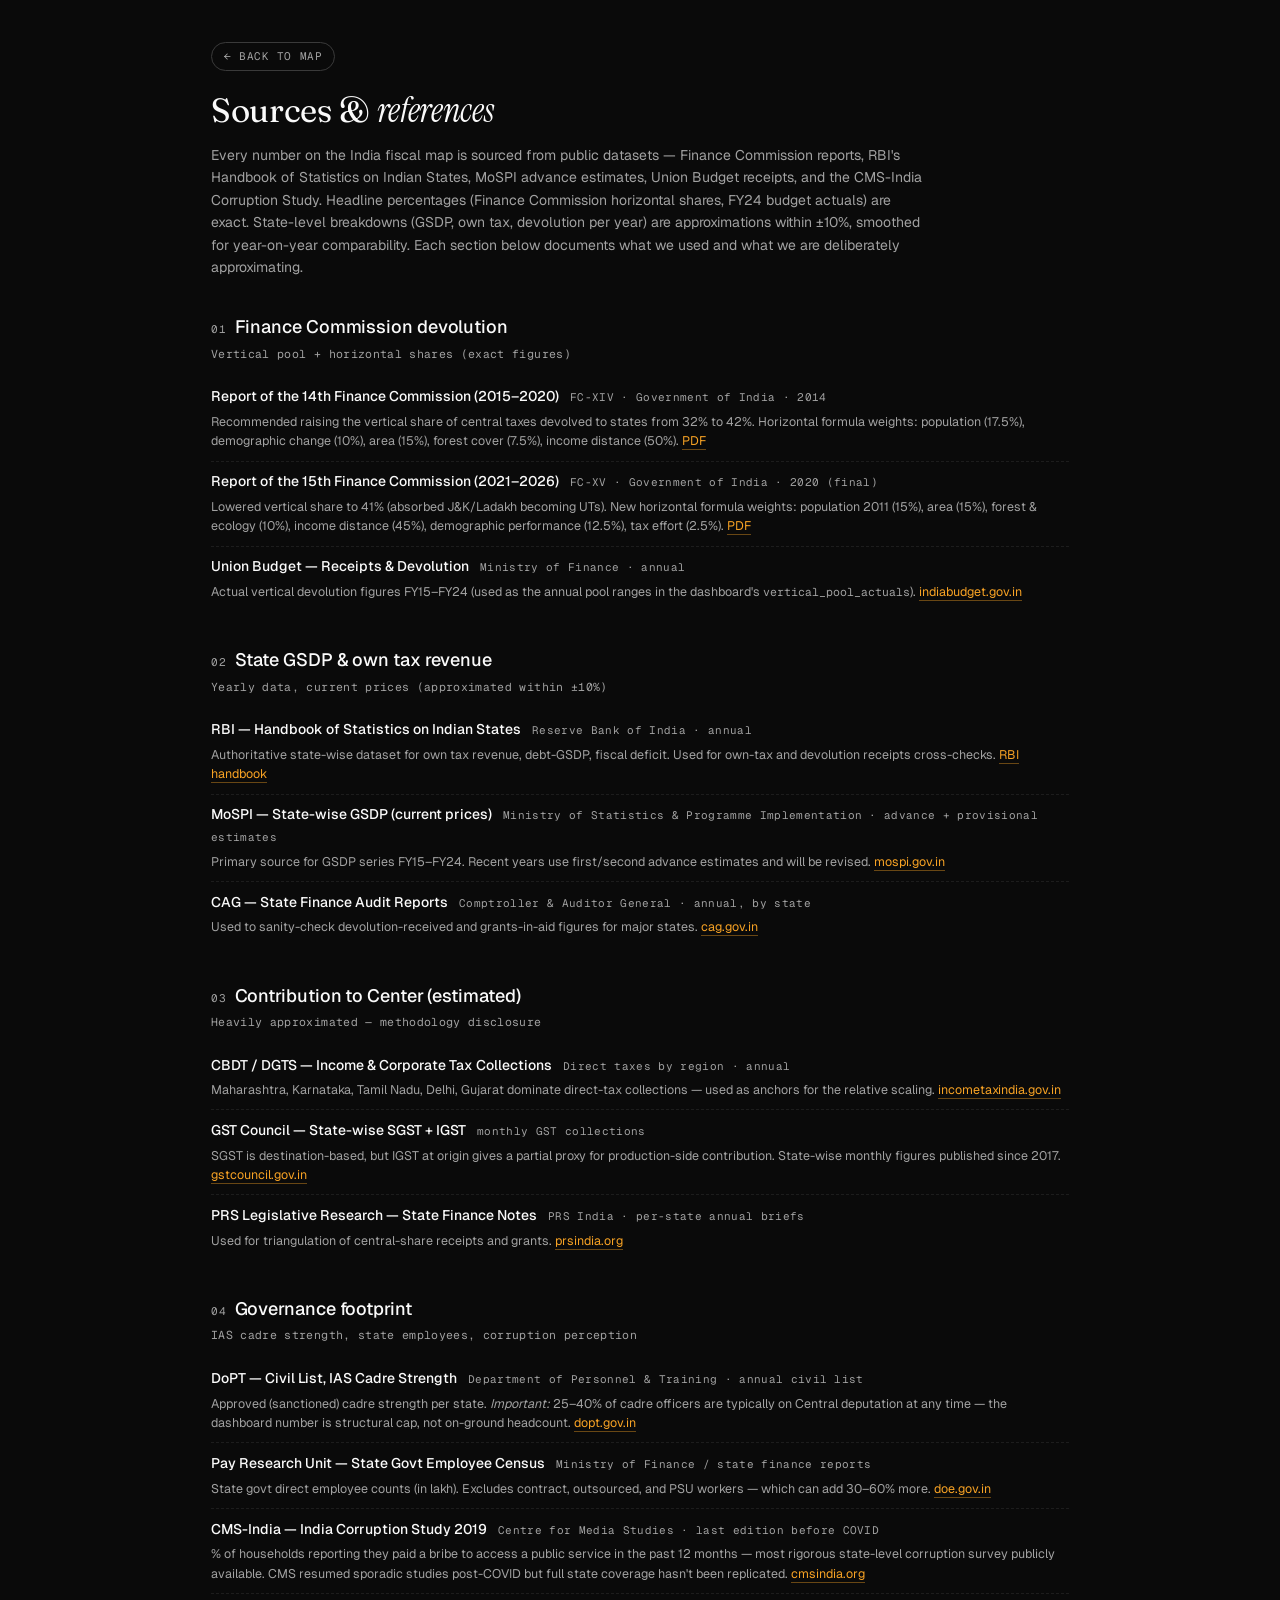
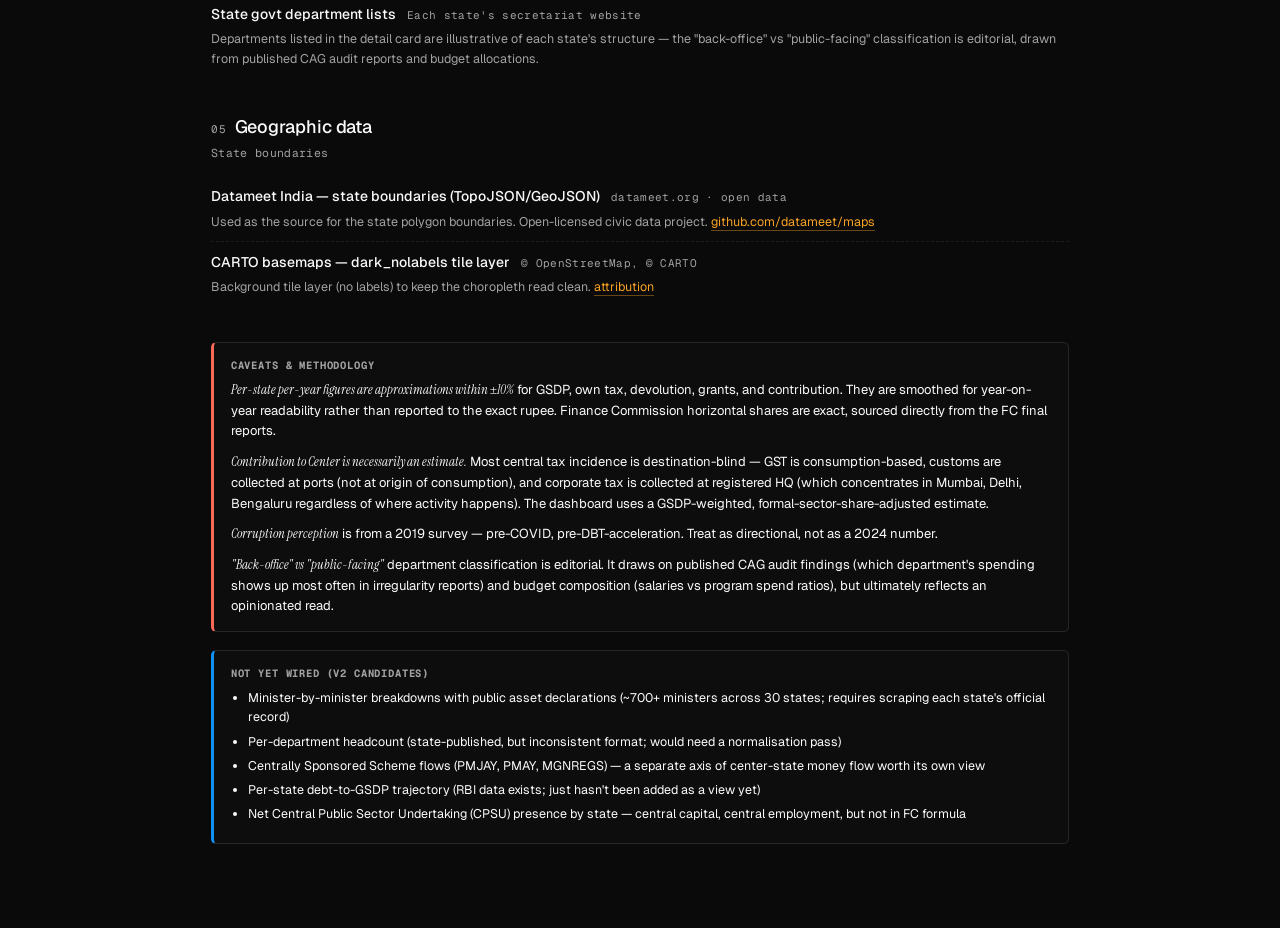
<file: map/references.html>
<!DOCTYPE html>
<html lang="en">
<head>
  <meta charset="UTF-8" />
  <meta name="viewport" content="width=device-width, initial-scale=1.0" />
  <title>India Fiscal — Sources & References</title>
  <link rel="stylesheet" href="styles.css" />
  <style>
    .refs-wrap { max-width: 900px; margin: 0 auto; padding: 3rem 1.5rem 6rem; }
    .refs-wrap h1 { font-family: var(--font-display); font-weight: 400; font-size: clamp(1.8rem, 3vw, 2.4rem); line-height: 1.1; margin: 0 0 0.5rem; letter-spacing: -0.01em; }
    .refs-wrap h1 em { font-family: var(--font-italic); font-style: italic; }
    .refs-wrap > .lede { font-size: 14px; color: var(--muted-foreground); line-height: 1.6; margin-bottom: 2.5rem; max-width: 720px; }
    .refs-back { font-family: var(--font-mono); font-size: 11px; letter-spacing: 0.05em; text-transform: uppercase; color: var(--muted-foreground); display: inline-block; margin-bottom: 1.5rem; border: 1px solid var(--border-strong); padding: 5px 12px; border-radius: 999px; }
    .refs-back:hover { color: var(--foreground); border-color: var(--foreground); }
    .refs-section { margin-top: 2.5rem; }
    .refs-section h2 { font-family: var(--font-sans); font-weight: 500; font-size: 18px; letter-spacing: -0.005em; margin: 0 0 0.25rem; color: var(--foreground); }
    .refs-section h2 .num { font-family: var(--font-mono); font-size: 11px; color: var(--muted-foreground); font-weight: 400; letter-spacing: 0.05em; margin-right: 0.6rem; }
    .refs-section .sec-sub { font-family: var(--font-mono); font-size: 11.5px; letter-spacing: 0.03em; color: var(--muted-foreground); margin: 0 0 1rem; }
    .refs-list { list-style: none; padding: 0; margin: 0; }
    .refs-list li { padding: 0.7rem 0; border-bottom: 1px dashed oklch(0.985 0 0 / 0.08); }
    .refs-list li:last-child { border-bottom: 0; }
    .refs-list .src-name { font-family: var(--font-sans); font-weight: 500; color: var(--foreground); font-size: 14px; }
    .refs-list .src-meta { font-family: var(--font-mono); font-size: 11px; color: var(--muted-foreground); letter-spacing: 0.03em; margin-left: 0.5rem; }
    .refs-list .src-note { font-size: 12.5px; color: var(--muted-foreground); line-height: 1.55; margin-top: 4px; }
    .refs-list a { color: oklch(0.78 0.16 70); border-bottom-color: oklch(0.78 0.16 70 / 0.4); }
    .refs-list a:hover { border-bottom-color: oklch(0.78 0.16 70); }
    .refs-caveats { background: oklch(0.16 0 0); border: 1px solid var(--border); border-left: 3px solid oklch(0.7 0.18 30); border-radius: var(--radius-sm); padding: 1rem 1.2rem; margin-top: 2.5rem; }
    .refs-caveats h3 { font-family: var(--font-mono); font-size: 10.5px; letter-spacing: 0.08em; text-transform: uppercase; color: var(--muted-foreground); margin: 0 0 0.5rem; }
    .refs-caveats p { font-size: 13px; line-height: 1.6; color: var(--foreground); margin: 0 0 0.7rem; }
    .refs-caveats p:last-child { margin-bottom: 0; }
    .refs-caveats em { font-family: var(--font-italic); font-style: italic; }
    .refs-deferred { background: oklch(0.16 0 0); border: 1px solid var(--border); border-left: 3px solid oklch(0.65 0.18 250); border-radius: var(--radius-sm); padding: 1rem 1.2rem; margin-top: 1.25rem; }
    .refs-deferred h3 { font-family: var(--font-mono); font-size: 10.5px; letter-spacing: 0.08em; text-transform: uppercase; color: var(--muted-foreground); margin: 0 0 0.5rem; }
    .refs-deferred ul { padding-left: 1.25rem; margin: 0; }
    .refs-deferred li { font-size: 12.5px; line-height: 1.55; color: var(--foreground); margin-bottom: 0.35rem; }
  </style>
</head>
<body>

<div class="refs-wrap">
  <a class="refs-back" href="index.html#india-section">← Back to map</a>

  <h1>Sources &amp; <em>references</em></h1>
  <p class="lede">
    Every number on the India fiscal map is sourced from public datasets — Finance Commission reports, RBI's Handbook of Statistics on Indian States, MoSPI advance estimates, Union Budget receipts, and the CMS-India Corruption Study. Headline percentages (Finance Commission horizontal shares, FY24 budget actuals) are exact. State-level breakdowns (GSDP, own tax, devolution per year) are approximations within ±10%, smoothed for year-on-year comparability. Each section below documents what we used and what we are deliberately approximating.
  </p>

  <section class="refs-section">
    <h2><span class="num">01</span>Finance Commission devolution</h2>
    <div class="sec-sub">Vertical pool + horizontal shares (exact figures)</div>
    <ul class="refs-list">
      <li>
        <span class="src-name">Report of the 14th Finance Commission (2015–2020)</span>
        <span class="src-meta">FC-XIV · Government of India · 2014</span>
        <div class="src-note">Recommended raising the vertical share of central taxes devolved to states from 32% to 42%. Horizontal formula weights: population (17.5%), demographic change (10%), area (15%), forest cover (7.5%), income distance (50%). <a href="https://fincomindia.nic.in/asset/doc/commission-reports/14thFCRENG.pdf" target="_blank" rel="noopener">PDF</a></div>
      </li>
      <li>
        <span class="src-name">Report of the 15th Finance Commission (2021–2026)</span>
        <span class="src-meta">FC-XV · Government of India · 2020 (final)</span>
        <div class="src-note">Lowered vertical share to 41% (absorbed J&amp;K/Ladakh becoming UTs). New horizontal formula weights: population 2011 (15%), area (15%), forest &amp; ecology (10%), income distance (45%), demographic performance (12.5%), tax effort (2.5%). <a href="https://fincomindia.nic.in/asset/doc/commission-reports/XVFC-VOL-I.pdf" target="_blank" rel="noopener">PDF</a></div>
      </li>
      <li>
        <span class="src-name">Union Budget — Receipts &amp; Devolution</span>
        <span class="src-meta">Ministry of Finance · annual</span>
        <div class="src-note">Actual vertical devolution figures FY15–FY24 (used as the annual pool ranges in the dashboard's <code>vertical_pool_actuals</code>). <a href="https://www.indiabudget.gov.in/" target="_blank" rel="noopener">indiabudget.gov.in</a></div>
      </li>
    </ul>
  </section>

  <section class="refs-section">
    <h2><span class="num">02</span>State GSDP &amp; own tax revenue</h2>
    <div class="sec-sub">Yearly data, current prices (approximated within ±10%)</div>
    <ul class="refs-list">
      <li>
        <span class="src-name">RBI — Handbook of Statistics on Indian States</span>
        <span class="src-meta">Reserve Bank of India · annual</span>
        <div class="src-note">Authoritative state-wise dataset for own tax revenue, debt-GSDP, fiscal deficit. Used for own-tax and devolution receipts cross-checks. <a href="https://www.rbi.org.in/Scripts/AnnualPublications.aspx?head=Handbook+of+Statistics+on+Indian+States" target="_blank" rel="noopener">RBI handbook</a></div>
      </li>
      <li>
        <span class="src-name">MoSPI — State-wise GSDP (current prices)</span>
        <span class="src-meta">Ministry of Statistics &amp; Programme Implementation · advance + provisional estimates</span>
        <div class="src-note">Primary source for GSDP series FY15–FY24. Recent years use first/second advance estimates and will be revised. <a href="https://mospi.gov.in/state-domestic-product" target="_blank" rel="noopener">mospi.gov.in</a></div>
      </li>
      <li>
        <span class="src-name">CAG — State Finance Audit Reports</span>
        <span class="src-meta">Comptroller &amp; Auditor General · annual, by state</span>
        <div class="src-note">Used to sanity-check devolution-received and grants-in-aid figures for major states. <a href="https://cag.gov.in/en/audit-report" target="_blank" rel="noopener">cag.gov.in</a></div>
      </li>
    </ul>
  </section>

  <section class="refs-section">
    <h2><span class="num">03</span>Contribution to Center (estimated)</h2>
    <div class="sec-sub">Heavily approximated — methodology disclosure</div>
    <ul class="refs-list">
      <li>
        <span class="src-name">CBDT / DGTS — Income &amp; Corporate Tax Collections</span>
        <span class="src-meta">Direct taxes by region · annual</span>
        <div class="src-note">Maharashtra, Karnataka, Tamil Nadu, Delhi, Gujarat dominate direct-tax collections — used as anchors for the relative scaling. <a href="https://incometaxindia.gov.in/Pages/Direct-Taxes-Data.aspx" target="_blank" rel="noopener">incometaxindia.gov.in</a></div>
      </li>
      <li>
        <span class="src-name">GST Council — State-wise SGST + IGST</span>
        <span class="src-meta">monthly GST collections</span>
        <div class="src-note">SGST is destination-based, but IGST at origin gives a partial proxy for production-side contribution. State-wise monthly figures published since 2017. <a href="https://gstcouncil.gov.in/" target="_blank" rel="noopener">gstcouncil.gov.in</a></div>
      </li>
      <li>
        <span class="src-name">PRS Legislative Research — State Finance Notes</span>
        <span class="src-meta">PRS India · per-state annual briefs</span>
        <div class="src-note">Used for triangulation of central-share receipts and grants. <a href="https://prsindia.org/policy/budgets" target="_blank" rel="noopener">prsindia.org</a></div>
      </li>
    </ul>
  </section>

  <section class="refs-section">
    <h2><span class="num">04</span>Governance footprint</h2>
    <div class="sec-sub">IAS cadre strength, state employees, corruption perception</div>
    <ul class="refs-list">
      <li>
        <span class="src-name">DoPT — Civil List, IAS Cadre Strength</span>
        <span class="src-meta">Department of Personnel &amp; Training · annual civil list</span>
        <div class="src-note">Approved (sanctioned) cadre strength per state. <em>Important:</em> 25–40% of cadre officers are typically on Central deputation at any time — the dashboard number is structural cap, not on-ground headcount. <a href="https://dopt.gov.in/" target="_blank" rel="noopener">dopt.gov.in</a></div>
      </li>
      <li>
        <span class="src-name">Pay Research Unit — State Govt Employee Census</span>
        <span class="src-meta">Ministry of Finance / state finance reports</span>
        <div class="src-note">State govt direct employee counts (in lakh). Excludes contract, outsourced, and PSU workers — which can add 30–60% more. <a href="https://doe.gov.in/order-circular" target="_blank" rel="noopener">doe.gov.in</a></div>
      </li>
      <li>
        <span class="src-name">CMS-India — India Corruption Study 2019</span>
        <span class="src-meta">Centre for Media Studies · last edition before COVID</span>
        <div class="src-note">% of households reporting they paid a bribe to access a public service in the past 12 months — most rigorous state-level corruption survey publicly available. CMS resumed sporadic studies post-COVID but full state coverage hasn't been replicated. <a href="https://www.cmsindia.org/india-corruption-study" target="_blank" rel="noopener">cmsindia.org</a></div>
      </li>
      <li>
        <span class="src-name">State govt department lists</span>
        <span class="src-meta">Each state's secretariat website</span>
        <div class="src-note">Departments listed in the detail card are illustrative of each state's structure — the "back-office" vs "public-facing" classification is editorial, drawn from published CAG audit reports and budget allocations.</div>
      </li>
    </ul>
  </section>

  <section class="refs-section">
    <h2><span class="num">05</span>Geographic data</h2>
    <div class="sec-sub">State boundaries</div>
    <ul class="refs-list">
      <li>
        <span class="src-name">Datameet India — state boundaries (TopoJSON/GeoJSON)</span>
        <span class="src-meta">datameet.org · open data</span>
        <div class="src-note">Used as the source for the state polygon boundaries. Open-licensed civic data project. <a href="https://github.com/datameet/maps" target="_blank" rel="noopener">github.com/datameet/maps</a></div>
      </li>
      <li>
        <span class="src-name">CARTO basemaps — dark_nolabels tile layer</span>
        <span class="src-meta">© OpenStreetMap, © CARTO</span>
        <div class="src-note">Background tile layer (no labels) to keep the choropleth read clean. <a href="https://carto.com/attributions" target="_blank" rel="noopener">attribution</a></div>
      </li>
    </ul>
  </section>

  <div class="refs-caveats">
    <h3>Caveats &amp; methodology</h3>
    <p><em>Per-state per-year figures are approximations within ±10%</em> for GSDP, own tax, devolution, grants, and contribution. They are smoothed for year-on-year readability rather than reported to the exact rupee. Finance Commission horizontal shares are exact, sourced directly from the FC final reports.</p>
    <p><em>Contribution to Center is necessarily an estimate.</em> Most central tax incidence is destination-blind — GST is consumption-based, customs are collected at ports (not at origin of consumption), and corporate tax is collected at registered HQ (which concentrates in Mumbai, Delhi, Bengaluru regardless of where activity happens). The dashboard uses a GSDP-weighted, formal-sector-share-adjusted estimate.</p>
    <p><em>Corruption perception</em> is from a 2019 survey — pre-COVID, pre-DBT-acceleration. Treat as directional, not as a 2024 number.</p>
    <p><em>"Back-office" vs "public-facing"</em> department classification is editorial. It draws on published CAG audit findings (which department's spending shows up most often in irregularity reports) and budget composition (salaries vs program spend ratios), but ultimately reflects an opinionated read.</p>
  </div>

  <div class="refs-deferred">
    <h3>Not yet wired (V2 candidates)</h3>
    <ul>
      <li>Minister-by-minister breakdowns with public asset declarations (~700+ ministers across 30 states; requires scraping each state's official record)</li>
      <li>Per-department headcount (state-published, but inconsistent format; would need a normalisation pass)</li>
      <li>Centrally Sponsored Scheme flows (PMJAY, PMAY, MGNREGS) — a separate axis of center-state money flow worth its own view</li>
      <li>Per-state debt-to-GSDP trajectory (RBI data exists; just hasn't been added as a view yet)</li>
      <li>Net Central Public Sector Undertaking (CPSU) presence by state — central capital, central employment, but not in FC formula</li>
    </ul>
  </div>

</div>
</body>
</html>
</file>
<file: map/styles.css>
@import url('https://fonts.googleapis.com/css2?family=Geist:wght@300;400;500;600;700&family=Geist+Mono:wght@400;500&family=Fraunces:opsz,wght@9..144,300;9..144,400;9..144,500;9..144,600&family=Instrument+Serif:ital@0;1&display=swap');

* { box-sizing: border-box; }
[hidden] { display: none !important; }

:root {
  --background: oklch(0.145 0 0);
  --foreground: oklch(0.985 0 0);
  --muted: oklch(0.269 0 0);
  --muted-foreground: oklch(0.708 0 0);
  --border: oklch(0.269 0 0);
  --border-strong: oklch(0.35 0 0);
  --card: oklch(0.18 0 0);
  --card-foreground: oklch(0.985 0 0);
  --accent: oklch(0.488 0.243 264.376);
  --accent-foreground: oklch(0.985 0 0);
  --warm: oklch(0.769 0.188 70.08);
  --positive: oklch(0.696 0.17 162.48);
  --pop: oklch(0.645 0.246 16.439);
  --radius: 0.625rem;
  --radius-sm: 0.375rem;
  --radius-lg: 0.875rem;
  --font-sans: 'Geist', -apple-system, BlinkMacSystemFont, sans-serif;
  --font-mono: 'Geist Mono', ui-monospace, SFMono-Regular, Menlo, monospace;
  --font-display: 'Fraunces', 'Iowan Old Style', Georgia, serif;
  --font-italic: 'Instrument Serif', Georgia, serif;
  --container: 1280px;
  --pad-x: 1.5rem;
  --pad-x-md: 3rem;
}

@media (min-width: 768px) {
  :root { --pad-x: var(--pad-x-md); }
}

html, body {
  margin: 0;
  padding: 0;
  background: var(--background);
  color: var(--foreground);
  font-family: var(--font-sans);
  font-size: 14px;
  line-height: 1.55;
  -webkit-font-smoothing: antialiased;
  -moz-osx-font-smoothing: grayscale;
}

a { color: inherit; text-decoration: none; border-bottom: 1px solid oklch(0.4 0 0); transition: border-color 0.15s; }
a:hover { border-color: var(--foreground); }

code, .mono { font-family: var(--font-mono); font-size: 0.92em; }

/* ───────── Nav ───────── */
#nav {
  position: sticky; top: 0; z-index: 100;
  display: flex; align-items: center; justify-content: space-between;
  padding: 0.875rem var(--pad-x);
  background: oklch(0.145 0 0 / 0.85);
  backdrop-filter: saturate(150%) blur(14px);
  -webkit-backdrop-filter: saturate(150%) blur(14px);
  border-bottom: 1px solid var(--border);
}
.brand {
  font-family: var(--font-mono);
  font-size: 12.5px;
  font-weight: 500;
  letter-spacing: 0.02em;
  display: flex; align-items: center; gap: 10px;
}
.brand-dot {
  display: inline-block;
  width: 7px; height: 7px;
  border-radius: 50%;
  background: var(--pop);
  box-shadow: 0 0 0 4px oklch(0.645 0.246 16.439 / 0.15);
  animation: pulse 2.4s ease-in-out infinite;
}
@keyframes pulse {
  0%, 100% { opacity: 1; transform: scale(1); }
  50% { opacity: 0.6; transform: scale(1.25); }
}
.nav-links { display: flex; gap: 1.5rem; }
.nav-links a {
  font-family: var(--font-mono);
  font-size: 11.5px;
  letter-spacing: 0.04em;
  color: var(--muted-foreground);
  border: none;
}
/* Takeaway line — one per section, under the eyebrow + display title */
.takeaway {
  display: inline-block;
  margin: 0 0 1.25rem;
  padding: 7px 12px 7px 14px;
  background: oklch(0.645 0.246 16.439 / 0.08);
  border-left: 2px solid var(--pop);
  border-radius: 0 var(--radius-sm) var(--radius-sm) 0;
  font-size: 13px;
  color: var(--foreground);
  line-height: 1.5;
  max-width: 68ch;
}
.takeaway .mono {
  font-family: var(--font-mono);
  font-size: 10px;
  letter-spacing: 0.12em;
  text-transform: uppercase;
  color: var(--pop);
  margin-right: 4px;
}
.india-side-header .takeaway {
  margin-top: 0.5rem;
  margin-bottom: 0;
  font-size: 12px;
  padding: 6px 10px 6px 12px;
}

/* Section 03 view-tabs: replaces 3 stacked cards with one switchable panel */
.value-tabs {
  display: inline-flex;
  gap: 4px;
  background: var(--muted);
  padding: 4px;
  border-radius: 999px;
  margin-bottom: 1.25rem;
}
.value-tab-btn {
  font-family: var(--font-mono);
  font-size: 11px;
  letter-spacing: 0.04em;
  text-transform: uppercase;
  padding: 6px 14px;
  border: none;
  background: transparent;
  color: var(--muted-foreground);
  border-radius: 999px;
  cursor: pointer;
  transition: color 0.1s, background 0.1s;
}
.value-tab-btn:hover { color: var(--foreground); }
.value-tab-btn.active {
  background: var(--foreground);
  color: var(--background);
}

.nav-links a:hover { color: var(--foreground); }
.nav-links a.active {
  color: var(--foreground);
  position: relative;
}
.nav-links a.active::after {
  content: '';
  position: absolute;
  left: 0; right: 0; bottom: -10px;
  height: 1.5px;
  background: var(--pop);
  border-radius: 1px;
}

/* Cross-link in the world-map lender detail → corresponding country profile card */
.world-cross-link {
  display: inline-block;
  margin-top: 0.875rem;
  padding: 7px 12px;
  border: 1px solid var(--border-strong);
  border-radius: 999px;
  font-family: var(--font-mono);
  font-size: 11px;
  letter-spacing: 0.04em;
  color: var(--pop);
  transition: border-color 0.12s, color 0.12s;
}
.world-cross-link:hover { color: var(--foreground); border-color: var(--pop); }

/* ───────── Sections ───────── */
.section {
  padding: 6rem var(--pad-x) 4rem;
  max-width: var(--container);
  margin: 0 auto;
  position: relative;
}
.section + .section { border-top: 1px solid var(--border); }

.eyebrow {
  font-family: var(--font-mono);
  font-size: 11px;
  letter-spacing: 0.14em;
  text-transform: uppercase;
  color: var(--muted-foreground);
  margin-bottom: 1.25rem;
  display: flex;
  align-items: center;
  gap: 0.75rem;
}
.eyebrow::before {
  content: '';
  display: inline-block;
  width: 28px;
  height: 1px;
  background: var(--muted-foreground);
}

h1.display, h2.display {
  font-family: var(--font-display);
  font-weight: 400;
  letter-spacing: -0.02em;
  line-height: 1.05;
  margin: 0 0 1rem;
  font-variation-settings: "opsz" 144, "SOFT" 50;
}
h1.display { font-size: clamp(2.5rem, 6vw, 4.5rem); }
h2.display { font-size: clamp(2rem, 4.5vw, 3.25rem); }
.display em {
  font-family: var(--font-italic);
  font-style: italic;
  font-weight: 400;
}

.section-sub {
  font-size: 1.0625rem;
  color: var(--muted-foreground);
  max-width: 56ch;
  line-height: 1.55;
  margin: 0;
}

/* ───────── Hero ───────── */
#hero { padding-top: 7rem; padding-bottom: 5rem; }
#hero .hero-grid {
  display: grid;
  grid-template-columns: 1.6fr 1fr;
  gap: 4rem;
  align-items: end;
}
@media (max-width: 900px) {
  #hero .hero-grid { grid-template-columns: 1fr; gap: 2rem; }
}
.hero-stat {
  border-left: 2px solid var(--pop);
  padding-left: 1.25rem;
}
.hero-stat .label {
  font-family: var(--font-mono);
  font-size: 10.5px;
  letter-spacing: 0.12em;
  text-transform: uppercase;
  color: var(--muted-foreground);
  margin-bottom: 0.5rem;
}
.hero-stat .value {
  font-family: var(--font-display);
  font-size: clamp(2.2rem, 4vw, 3.25rem);
  font-weight: 500;
  letter-spacing: -0.02em;
  margin-bottom: 0.5rem;
  line-height: 1;
}
.hero-stat .caption {
  font-size: 13px;
  color: var(--muted-foreground);
  line-height: 1.5;
}

/* ───────── Map section ───────── */
#map-section { background: oklch(0.12 0 0); max-width: none; padding-left: 0; padding-right: 0; }
#map-section .inner {
  max-width: var(--container);
  margin: 0 auto;
  padding: 0 var(--pad-x);
}
#map-wrap {
  position: relative;
  height: 560px;
  border-radius: var(--radius-lg);
  overflow: hidden;
  border: 1px solid var(--border);
}
#map { height: 100%; width: 100%; background: #1a1a1a; }
.leaflet-control-attribution { background: oklch(0.18 0 0 / 0.7) !important; color: var(--muted-foreground) !important; font-size: 9.5px !important; padding: 2px 6px !important; }
.leaflet-control-attribution a { color: var(--muted-foreground) !important; }
.leaflet-control-zoom a {
  background: oklch(0.18 0 0) !important;
  color: var(--foreground) !important;
  border: 1px solid var(--border) !important;
}
.leaflet-control-zoom a:hover { background: var(--muted) !important; }

#map-legend {
  position: absolute;
  bottom: 14px;
  left: 14px;
  background: oklch(0.145 0 0 / 0.88);
  backdrop-filter: blur(10px);
  border: 1px solid var(--border);
  border-radius: var(--radius-sm);
  padding: 0.5rem 0.75rem;
  font-family: var(--font-mono);
  font-size: 10.5px;
  letter-spacing: 0.03em;
  z-index: 500;
  display: flex;
  gap: 0.875rem;
  flex-wrap: wrap;
  color: var(--muted-foreground);
}
.legend-item { display: inline-flex; align-items: center; gap: 5px; }
.legend-dot {
  display: inline-block;
  width: 8px; height: 8px;
  border-radius: 50%;
  border: 1px solid oklch(0.985 0 0 / 0.3);
}
.dot-commercial { background: oklch(0.65 0.18 250); }
.dot-state      { background: oklch(0.65 0.22 300); }
.dot-mutual     { background: oklch(0.7 0.17 162); }
.dot-specialist { background: oklch(0.78 0.16 70); }

.bank-marker {
  width: 10px; height: 10px;
  border-radius: 50%;
  border: 1.5px solid oklch(0.985 0 0 / 0.85);
  box-shadow: 0 0 0 1px oklch(0.145 0 0 / 0.6), 0 1px 3px rgba(0,0,0,0.5);
  transition: transform 0.12s ease, box-shadow 0.12s ease;
}
.bank-marker.hover, .bank-marker.active {
  transform: scale(1.7);
  box-shadow: 0 0 0 3px var(--warm), 0 1px 3px rgba(0,0,0,0.5);
}
.marker-commercial_bank { background: oklch(0.65 0.18 250); }
.marker-state_owned_bank, .marker-state_development_bank, .marker-state_backed_agency { background: oklch(0.65 0.22 300); }
.marker-mortgage_specialist_nonbank, .marker-housing_finance_specialist { background: oklch(0.78 0.16 70); }
.marker-building_society_mutual, .marker-cooperative_bank { background: oklch(0.7 0.17 162); }

/* Map control overlays */
#map-controls {
  position: absolute;
  top: 14px;
  right: 14px;
  display: flex;
  flex-direction: column;
  gap: 6px;
  z-index: 500;
}
.map-chip {
  background: oklch(0.145 0 0 / 0.88);
  backdrop-filter: blur(10px);
  border: 1px solid var(--border);
  color: var(--muted-foreground);
  font: inherit;
  font-family: var(--font-mono);
  font-size: 11px;
  letter-spacing: 0.03em;
  padding: 6px 12px;
  border-radius: 999px;
  cursor: pointer;
}
.map-chip:hover { color: var(--foreground); border-color: var(--border-strong); }
.map-chip.active { background: var(--foreground); color: var(--background); border-color: var(--foreground); }

/* World-map section uses the same single-screen shell as India.
   Markers click → side panel updates inline (no modal, no scroll). */
.world-map-section { padding: 0 !important; max-width: none !important; margin: 0 !important; }
.world-map-section + .section { border-top: none; }
.world-map-section .india-side-panel { background: oklch(0.105 0 0); }

/* Killer stat block, inline at the top of the world-map side panel
   (replaces the standalone hero so the map is the first thing on screen). */
.hero-inline {
  border-left: 2px solid var(--pop);
  padding: 0.4rem 0 0.4rem 0.875rem;
  margin: 0;
}
.hero-inline-label {
  font-size: 10px;
  letter-spacing: 0.1em;
  text-transform: uppercase;
  color: var(--muted-foreground);
  margin-bottom: 4px;
}
.hero-inline-value {
  font-family: var(--font-display);
  font-size: clamp(1.5rem, 2.4vw, 2rem);
  font-weight: 500;
  letter-spacing: -0.02em;
  line-height: 1.05;
  margin-bottom: 6px;
}
.hero-inline-caption {
  font-size: 12px;
  color: var(--muted-foreground);
  line-height: 1.5;
}
.hero-inline-caption strong { color: var(--foreground); font-weight: 500; }

/* Tighter detail panel sizing so click-to-detail fits without internal scroll
   on typical viewports (~720px tall). Both world + India panels benefit. */
.india-detail-head { padding-bottom: 0.55rem; margin-bottom: 0.55rem; }
.india-detail-name { font-size: 18px; }
.india-stat { padding: 0.4rem 0.55rem; }
.india-stat .value { font-size: 13px; }
.india-stat .label { margin-bottom: 1px; }
.india-stat-grid { gap: 0.4rem; margin-bottom: 0.65rem; }
.india-detail-section-title { margin: 0.55rem 0 0.3rem; font-size: 9.5px; }
#india-spark { height: 88px; margin-bottom: 0.25rem; }
.india-spark-legend { margin-bottom: 0.3rem; font-size: 9.5px; }
.india-proscons { gap: 0.45rem; }
.india-pc { padding: 0.45rem 0.6rem; }
.india-pc h4 { margin-bottom: 0.25rem; font-size: 9.5px; }
.india-pc li { font-size: 11.5px; margin-bottom: 0.25rem; line-height: 1.4; padding-left: 0.7rem; }
.india-pc li::before { top: 0.5rem; width: 3px; height: 3px; }

/* ───────── India fiscal section — single-screen, map left / panel right ───────── */
#india-section.india-fullbleed {
  background: oklch(0.115 0 0);
  max-width: none;
  padding: 0;
  margin: 0;
  width: 100%;
}
.india-shell {
  display: grid;
  grid-template-columns: minmax(0, 1.4fr) minmax(380px, 1fr);
  height: calc(100vh - 56px);
  min-height: 720px;
  width: 100%;
}
@media (max-width: 980px) {
  .india-shell {
    grid-template-columns: 1fr;
    height: auto;
    min-height: 0;
  }
}

.india-map-side {
  position: relative;
  height: 100%;
  min-height: 0;
  padding: 1.25rem 0 1.25rem 1.25rem;
  background: oklch(0.115 0 0);
}
@media (max-width: 980px) {
  .india-map-side {
    padding: 1.25rem;
    height: 60vh;
    min-height: 460px;
  }
}

.india-side-panel {
  height: 100%;
  min-height: 0;
  overflow: hidden;
  padding: 1.25rem 1.25rem 1.25rem;
  border-left: 1px solid var(--border);
  background: oklch(0.105 0 0);
  display: flex;
  flex-direction: column;
  gap: 0.85rem;
}
@media (max-width: 980px) {
  .india-side-panel {
    height: auto;
    overflow: visible;
    border-left: none;
    border-top: 1px solid var(--border);
  }
}

.india-side-header {
  flex: 0 0 auto;
  display: flex;
  justify-content: space-between;
  align-items: flex-start;
  gap: 1rem;
}
.india-side-header .eyebrow {
  margin-bottom: 0.3rem;
}
.india-display {
  font-size: clamp(1.25rem, 1.8vw, 1.6rem);
  line-height: 1.15;
  margin: 0 0 0.4rem;
}
.india-side-sub {
  font-size: 12px;
  line-height: 1.5;
  color: var(--muted-foreground);
  margin: 0;
  max-width: 460px;
}
.india-ref-link {
  font-family: var(--font-mono);
  font-size: 10.5px;
  letter-spacing: 0.04em;
  text-transform: uppercase;
  color: var(--muted-foreground);
  text-decoration: none;
  padding: 4px 10px;
  border: 1px solid var(--border-strong);
  border-radius: 999px;
  white-space: nowrap;
  flex: 0 0 auto;
}
.india-ref-link:hover { color: var(--foreground); border-color: var(--foreground); }

.india-controls {
  flex: 0 0 auto;
  display: flex;
  flex-direction: column;
  gap: 0.55rem;
  padding: 0.75rem;
  background: oklch(0.155 0 0);
  border: 1px solid var(--border);
  border-radius: var(--radius-lg);
}
.india-view-group {
  display: flex;
  gap: 4px;
  flex-wrap: wrap;
}
.ind-btn {
  font-family: var(--font-mono);
  font-size: 11px;
  letter-spacing: 0.04em;
  text-transform: uppercase;
  padding: 6px 12px;
  border: 1px solid var(--border-strong);
  background: transparent;
  color: var(--muted-foreground);
  border-radius: 999px;
  cursor: pointer;
  transition: background 0.12s ease, color 0.12s ease, border-color 0.12s ease;
}
.ind-btn:hover { color: var(--foreground); }
.ind-btn.active { background: var(--foreground); color: var(--background); border-color: var(--foreground); }

.india-year-group {
  display: flex;
  align-items: center;
  gap: 0.75rem;
  min-width: 320px;
  flex: 1;
  max-width: 480px;
}
.india-year-label {
  font-size: 10.5px;
  letter-spacing: 0.05em;
  text-transform: uppercase;
  color: var(--muted-foreground);
}
.india-year-value {
  font-size: 13px;
  color: var(--foreground);
  min-width: 48px;
  text-align: right;
}
#india-year {
  flex: 1;
  -webkit-appearance: none;
  appearance: none;
  height: 4px;
  background: var(--border-strong);
  border-radius: 999px;
  outline: none;
  cursor: pointer;
}
#india-year::-webkit-slider-thumb {
  -webkit-appearance: none;
  appearance: none;
  width: 16px;
  height: 16px;
  border-radius: 50%;
  background: var(--foreground);
  border: 2px solid oklch(0.145 0 0);
  cursor: pointer;
  box-shadow: 0 1px 3px rgba(0,0,0,0.5);
}
#india-year::-moz-range-thumb {
  width: 14px;
  height: 14px;
  border-radius: 50%;
  background: var(--foreground);
  border: 2px solid oklch(0.145 0 0);
  cursor: pointer;
}

.india-fc-strip {
  display: grid;
  grid-template-columns: 1fr 5fr 4fr;
  gap: 2px;
  height: 6px;
  margin: 0 0 1.5rem;
  border-radius: 4px;
  overflow: visible;
  position: relative;
}
.india-fc-strip .fc-seg {
  position: relative;
  border-radius: 2px;
}
.india-fc-strip .fc-seg .fc-label {
  position: absolute;
  top: -16px;
  left: 0;
  font-family: var(--font-mono);
  font-size: 9.5px;
  color: var(--muted-foreground);
  letter-spacing: 0.04em;
  white-space: nowrap;
}
.india-fc-strip .fc-seg.fc-13 { background: oklch(0.32 0.02 240); }
.india-fc-strip .fc-seg.fc-14 { background: oklch(0.45 0.13 250); }
.india-fc-strip .fc-seg.fc-15 { background: oklch(0.55 0.18 30); }
.india-fc-strip .fc-marker {
  position: absolute;
  top: -3px;
  bottom: -3px;
  width: 2px;
  background: var(--foreground);
  border-radius: 2px;
  transition: left 0.15s ease;
  pointer-events: none;
  z-index: 2;
}

.india-layout {
  display: grid;
  grid-template-columns: 1.6fr 1fr;
  gap: 1.25rem;
}
@media (max-width: 980px) {
  .india-layout { grid-template-columns: 1fr; }
}

#india-map-wrap {
  position: relative;
  height: 620px;
  border-radius: var(--radius-lg);
  overflow: hidden;
  border: 1px solid var(--border);
  background: oklch(0.16 0 0);
}
#india-map { height: 100%; width: 100%; background: oklch(0.13 0 0); }

#india-map-readout {
  position: absolute;
  top: 14px;
  left: 14px;
  background: oklch(0.145 0 0 / 0.92);
  backdrop-filter: blur(10px);
  border: 1px solid var(--border);
  border-radius: var(--radius-sm);
  padding: 0.6rem 0.85rem;
  z-index: 500;
  min-width: 200px;
  max-width: 260px;
  pointer-events: none;
}
.readout-label {
  font-family: var(--font-mono);
  font-size: 9.5px;
  letter-spacing: 0.08em;
  text-transform: uppercase;
  color: var(--muted-foreground);
  margin-bottom: 2px;
}
.readout-name {
  font-family: var(--font-sans);
  font-size: 14px;
  font-weight: 500;
  color: var(--foreground);
  letter-spacing: -0.01em;
  margin-bottom: 2px;
}
.readout-value {
  font-family: var(--font-mono);
  font-size: 13px;
  color: oklch(0.78 0.16 70);
  letter-spacing: 0.02em;
}

#india-map-legend {
  position: absolute;
  bottom: 14px;
  left: 14px;
  right: 14px;
  background: oklch(0.145 0 0 / 0.92);
  backdrop-filter: blur(10px);
  border: 1px solid var(--border);
  border-radius: var(--radius-sm);
  padding: 0.55rem 0.85rem;
  z-index: 500;
  max-width: 520px;
}
.india-legend-title {
  font-size: 10.5px;
  letter-spacing: 0.06em;
  text-transform: uppercase;
  color: var(--muted-foreground);
  margin-bottom: 6px;
}
.india-legend-bar {
  height: 8px;
  border-radius: 2px;
  background: var(--border-strong);
  overflow: hidden;
}
.india-legend-grad {
  display: block;
  width: 100%;
  height: 100%;
}
.india-legend-ticks {
  display: flex;
  justify-content: space-between;
  font-size: 10px;
  color: var(--muted-foreground);
  margin-top: 4px;
}
.india-legend-foot {
  font-size: 9.5px;
  color: var(--muted-foreground);
  opacity: 0.7;
  margin-top: 6px;
  letter-spacing: 0.03em;
}

.india-state-path {
  stroke: oklch(0.985 0 0 / 0.22);
  stroke-width: 0.5;
  transition: stroke-width 0.1s ease, stroke 0.1s ease;
  cursor: pointer;
}
.india-state-path.hover, .india-state-path.selected {
  stroke: var(--foreground);
  stroke-width: 1.6;
}
.india-state-path.no-data {
  fill: oklch(0.22 0 0);
  cursor: default;
}

.india-main {
  flex: 1 1 auto;
  min-height: 0;
  display: flex;
  flex-direction: column;
  position: relative;
}
.india-detail {
  background: var(--card);
  border: 1px solid var(--border);
  border-radius: var(--radius-lg);
  padding: 1rem 1.1rem;
  height: 100%;
  min-height: 0;
  overflow-y: auto;
  scrollbar-width: thin;
  scrollbar-color: var(--border-strong) transparent;
}
.india-detail::-webkit-scrollbar { width: 6px; }
.india-detail::-webkit-scrollbar-thumb { background: var(--border-strong); border-radius: 999px; }
.india-back-btn {
  font-family: var(--font-mono);
  font-size: 10.5px;
  letter-spacing: 0.05em;
  text-transform: uppercase;
  background: transparent;
  border: 1px solid var(--border-strong);
  border-radius: 999px;
  color: var(--muted-foreground);
  padding: 4px 10px;
  cursor: pointer;
}
.india-back-btn:hover { color: var(--foreground); border-color: var(--foreground); }
.india-detail-empty {
  display: flex;
  flex-direction: column;
  justify-content: center;
  align-items: flex-start;
  height: 100%;
}
.india-detail-empty-body {
  font-size: 13px;
  line-height: 1.55;
  color: var(--muted-foreground);
  margin-top: 0.75rem;
}
.india-detail-head {
  display: flex;
  justify-content: space-between;
  align-items: baseline;
  gap: 0.75rem;
  padding-bottom: 0.75rem;
  border-bottom: 1px solid var(--border);
  margin-bottom: 0.85rem;
}
.india-detail-name {
  font-family: var(--font-sans);
  font-size: 22px;
  font-weight: 500;
  letter-spacing: -0.01em;
  color: var(--foreground);
}
.india-detail-meta {
  font-family: var(--font-mono);
  font-size: 10.5px;
  letter-spacing: 0.05em;
  text-transform: uppercase;
  color: var(--muted-foreground);
  text-align: right;
}
.india-stat-grid {
  display: grid;
  grid-template-columns: 1fr 1fr;
  gap: 0.5rem;
  margin-bottom: 0.85rem;
}
.india-stat {
  background: oklch(0.18 0 0);
  border: 1px solid var(--border);
  border-radius: var(--radius-sm);
  padding: 0.5rem 0.65rem;
}
.india-stat .label {
  font-family: var(--font-mono);
  font-size: 9.5px;
  letter-spacing: 0.06em;
  text-transform: uppercase;
  color: var(--muted-foreground);
  margin-bottom: 2px;
}
.india-stat .value {
  font-family: var(--font-mono);
  font-size: 14px;
  color: var(--foreground);
  letter-spacing: 0.01em;
}
.india-stat.donor .value { color: oklch(0.7 0.18 30); }
.india-stat.recipient .value { color: oklch(0.7 0.17 162); }

.india-detail-section-title {
  font-family: var(--font-mono);
  font-size: 10px;
  letter-spacing: 0.08em;
  text-transform: uppercase;
  color: var(--muted-foreground);
  margin: 0.85rem 0 0.4rem;
}

#india-spark {
  width: 100%;
  height: 110px;
  display: block;
  margin-bottom: 0.4rem;
}
.india-spark-legend {
  display: flex;
  gap: 0.9rem;
  flex-wrap: wrap;
  font-family: var(--font-mono);
  font-size: 10px;
  color: var(--muted-foreground);
  letter-spacing: 0.03em;
  margin-bottom: 0.4rem;
}
.india-spark-legend .sw {
  display: inline-block;
  width: 16px;
  height: 2px;
  vertical-align: middle;
  margin-right: 4px;
}

.india-gov-strip {
  display: grid;
  grid-template-columns: repeat(3, 1fr);
  gap: 0.4rem;
  margin-bottom: 0.75rem;
}
.india-gov-cell {
  background: oklch(0.18 0 0);
  border: 1px solid var(--border);
  border-radius: var(--radius-sm);
  padding: 0.45rem 0.6rem;
}
.india-gov-cell .label {
  font-family: var(--font-mono);
  font-size: 9.5px;
  letter-spacing: 0.06em;
  text-transform: uppercase;
  color: var(--muted-foreground);
  margin-bottom: 1px;
}
.india-gov-cell .value {
  font-family: var(--font-mono);
  font-size: 13px;
  color: var(--foreground);
  letter-spacing: 0.01em;
}
.india-gov-cell .sub {
  font-family: var(--font-mono);
  font-size: 9.5px;
  color: var(--muted-foreground);
  opacity: 0.7;
  margin-top: 1px;
}

.india-depts {
  display: grid;
  grid-template-columns: 1fr 1fr;
  gap: 0.6rem;
  margin-top: 0.3rem;
  margin-bottom: 0.5rem;
}
.india-dept-col {
  background: oklch(0.17 0 0);
  border: 1px solid var(--border);
  border-radius: var(--radius-sm);
  padding: 0.55rem 0.7rem;
}
.india-dept-col.back  { border-left: 2px solid oklch(0.65 0.18 250); }
.india-dept-col.front { border-left: 2px solid oklch(0.78 0.16 70); }
.india-dept-col h4 {
  font-family: var(--font-mono);
  font-size: 10px;
  letter-spacing: 0.08em;
  text-transform: uppercase;
  color: var(--muted-foreground);
  margin: 0 0 0.45rem;
}
.india-dept-col ul {
  list-style: none;
  padding: 0;
  margin: 0;
}
.india-dept-col li {
  font-size: 11.5px;
  line-height: 1.45;
  color: var(--foreground);
  margin-bottom: 0.5rem;
}
.india-dept-col li:last-child { margin-bottom: 0; }
.india-dept-col li .name {
  display: block;
  font-weight: 500;
}
.india-dept-col li .note {
  display: block;
  font-size: 10.5px;
  color: var(--muted-foreground);
  margin-top: 1px;
  line-height: 1.4;
}

.india-caveat {
  font-family: var(--font-mono);
  font-size: 9.5px;
  color: var(--muted-foreground);
  line-height: 1.45;
  margin: 0.4rem 0;
  opacity: 0.75;
}

.india-proscons {
  display: grid;
  grid-template-columns: 1fr 1fr;
  gap: 0.6rem;
  margin-top: 0.4rem;
}
.india-pc {
  background: oklch(0.17 0 0);
  border: 1px solid var(--border);
  border-radius: var(--radius-sm);
  padding: 0.55rem 0.7rem;
}
.india-pc.pros { border-left: 2px solid oklch(0.7 0.17 162); }
.india-pc.cons { border-left: 2px solid oklch(0.7 0.18 30); }
.india-pc h4 {
  font-family: var(--font-mono);
  font-size: 10px;
  letter-spacing: 0.08em;
  text-transform: uppercase;
  color: var(--muted-foreground);
  margin: 0 0 0.4rem;
}
.india-pc ul {
  list-style: none;
  padding: 0;
  margin: 0;
}
.india-pc li {
  font-size: 12px;
  line-height: 1.5;
  color: var(--foreground);
  margin-bottom: 0.45rem;
  padding-left: 0.8rem;
  position: relative;
}
.india-pc li::before {
  content: '';
  position: absolute;
  left: 0;
  top: 0.55rem;
  width: 4px;
  height: 4px;
  border-radius: 50%;
}
.india-pc.pros li::before { background: oklch(0.7 0.17 162); }
.india-pc.cons li::before { background: oklch(0.7 0.18 30); }
@media (max-width: 540px) {
  .india-proscons { grid-template-columns: 1fr; }
}

.india-summary-inline {
  margin-top: 1rem;
  display: grid;
  grid-template-columns: 1fr 1fr;
  gap: 0.75rem;
}
@media (max-width: 720px) {
  .india-summary-inline { grid-template-columns: 1fr; }
}
.india-summary {
  display: none;
}
.india-summary-card {
  background: var(--card);
  border: 1px solid var(--border);
  border-radius: var(--radius-lg);
  padding: 1rem 1.1rem 0.85rem;
}
.india-summary-card .h {
  font-family: var(--font-sans);
  font-size: 14px;
  font-weight: 500;
  color: var(--foreground);
  margin-bottom: 0.1rem;
}
.india-summary-card .sub {
  font-family: var(--font-mono);
  font-size: 10.5px;
  letter-spacing: 0.04em;
  text-transform: uppercase;
  color: var(--muted-foreground);
  margin-bottom: 0.75rem;
}
.india-rank-row {
  display: grid;
  grid-template-columns: 22px 1fr auto;
  align-items: center;
  gap: 0.6rem;
  padding: 0.32rem 0;
  border-bottom: 1px dashed oklch(0.985 0 0 / 0.07);
  font-size: 12.5px;
  cursor: pointer;
  transition: color 0.1s ease;
}
.india-rank-row:hover { background: oklch(0.18 0 0); }
.india-rank-row:last-child { border-bottom: 0; }
.india-rank-row .rnk {
  font-family: var(--font-mono);
  font-size: 10px;
  color: var(--muted-foreground);
}
.india-rank-row .name { color: var(--foreground); }
.india-rank-row .val {
  font-family: var(--font-mono);
  font-size: 11.5px;
  color: var(--muted-foreground);
  letter-spacing: 0.02em;
}

/* ───────── Value-over-time breakdown ───────── */
#value-breakdown { background: var(--background); }
.breakdown-controls {
  display: flex; gap: 6px;
  margin-bottom: 1.5rem;
  flex-wrap: wrap;
}
.bd-btn {
  font-family: var(--font-mono);
  font-size: 11px;
  letter-spacing: 0.04em;
  text-transform: uppercase;
  padding: 6px 14px;
  border: 1px solid var(--border-strong);
  background: transparent;
  color: var(--muted-foreground);
  border-radius: 999px;
  cursor: pointer;
}
.bd-btn:hover { color: var(--foreground); }
.bd-btn.active { background: var(--foreground); color: var(--background); border-color: var(--foreground); }

.breakdown-card {
  background: var(--card);
  border: 1px solid var(--border);
  border-radius: var(--radius-lg);
  padding: 1.5rem 1.5rem 1rem;
}
.breakdown-card .chart-host { width: 100%; height: 380px; }

.breakdown-legend {
  display: flex;
  flex-wrap: wrap;
  gap: 0.875rem 1.5rem;
  margin-top: 1rem;
  font-family: var(--font-mono);
  font-size: 11px;
  color: var(--muted-foreground);
}
.legend-stack { display: inline-flex; align-items: center; gap: 6px; }
.legend-stack .swatch {
  display: inline-block;
  width: 10px; height: 10px;
  border-radius: 2px;
}
.legend-stack .swatch.s-construct { background: oklch(0.4 0.08 200); }
.legend-stack .swatch.s-land      { background: oklch(0.55 0.12 160); }
.legend-stack .swatch.s-currency  { background: oklch(0.7 0.18 70); }
.legend-stack .swatch.s-finance   { background: oklch(0.62 0.22 25); }

.breakdown-explain {
  margin-top: 1.75rem;
  display: grid;
  grid-template-columns: repeat(auto-fit, minmax(220px, 1fr));
  gap: 1rem;
}

/* Wage anchor stats */
.wage-stat-row {
  display: flex;
  gap: 1.25rem;
  margin: 1rem 0 1.5rem;
  flex-wrap: wrap;
}
.wage-stat {
  flex: 1;
  min-width: 170px;
  padding: 0.75rem 0;
  border-top: 1px solid var(--border);
}
.wage-stat .label {
  font-family: var(--font-mono);
  font-size: 10px;
  letter-spacing: 0.1em;
  text-transform: uppercase;
  color: var(--muted-foreground);
  margin-bottom: 6px;
}
.wage-stat .value {
  font-family: var(--font-display);
  font-size: clamp(22px, 2.6vw, 32px);
  font-weight: 500;
  letter-spacing: -0.01em;
  line-height: 1.05;
}
.wage-stat .value.good { color: oklch(0.78 0.16 162); }
.wage-stat .value.bad { color: oklch(0.72 0.22 25); }
.wage-stat .caption {
  font-family: var(--font-mono);
  font-size: 11px;
  color: var(--muted-foreground);
  margin-top: 6px;
  letter-spacing: 0.02em;
}

.wage-gap-area  { fill: oklch(0.65 0.22 25); fill-opacity: 0.18; }
.wage-actual-line { fill: none; stroke: oklch(0.65 0.22 25); stroke-width: 2.5; }
.wage-fair-line   { fill: none; stroke: oklch(0.7 0.17 162); stroke-width: 2; stroke-dasharray: 5 4; }
.bd-cell {
  border-left: 2px solid oklch(0.4 0 0);
  padding: 0.5rem 0 0.5rem 0.875rem;
}
.bd-cell.c-construct { border-color: oklch(0.4 0.08 200); }
.bd-cell.c-land      { border-color: oklch(0.55 0.12 160); }
.bd-cell.c-currency  { border-color: oklch(0.7 0.18 70); }
.bd-cell.c-finance   { border-color: oklch(0.62 0.22 25); }
.bd-cell .h {
  font-family: var(--font-mono);
  font-size: 10.5px;
  letter-spacing: 0.1em;
  text-transform: uppercase;
  color: var(--muted-foreground);
  margin-bottom: 4px;
}
.bd-cell .b { font-size: 13px; line-height: 1.55; color: var(--foreground); }

/* ───────── Cycle engine ───────── */
#cycle-engine { background: var(--background); }

.engine-grid {
  display: grid;
  grid-template-columns: 320px 1fr;
  gap: 1.5rem;
  align-items: start;
}
@media (max-width: 900px) {
  .engine-grid { grid-template-columns: 1fr; }
}

.engine-params {
  background: var(--card);
  border: 1px solid var(--border);
  border-radius: var(--radius-lg);
  padding: 1.5rem 1.25rem;
  position: sticky;
  top: 70px;
}
.param-eyebrow {
  font-family: var(--font-mono);
  font-size: 10.5px;
  letter-spacing: 0.12em;
  text-transform: uppercase;
  color: var(--muted-foreground);
  margin-bottom: 0.875rem;
}
.param { margin-bottom: 1.125rem; }
.param-row {
  display: flex;
  justify-content: space-between;
  align-items: baseline;
  margin-bottom: 6px;
}
.param-row label {
  font-size: 13px;
  color: var(--foreground);
}
.param-val {
  font-family: var(--font-mono);
  font-size: 12.5px;
  color: var(--pop);
  font-weight: 500;
}
.param input[type="range"] {
  width: 100%;
  accent-color: var(--pop);
  height: 4px;
  background: var(--muted);
  border-radius: 2px;
  appearance: none;
  -webkit-appearance: none;
}
.param input[type="range"]::-webkit-slider-thumb {
  -webkit-appearance: none;
  appearance: none;
  width: 14px; height: 14px;
  border-radius: 50%;
  background: var(--pop);
  cursor: pointer;
  border: 2px solid var(--background);
  box-shadow: 0 0 0 1px var(--pop);
}
.param input[type="range"]::-moz-range-thumb {
  width: 14px; height: 14px;
  border-radius: 50%;
  background: var(--pop);
  cursor: pointer;
  border: 2px solid var(--background);
}
.param-constants {
  list-style: none;
  padding: 0; margin: 0;
  font-family: var(--font-mono);
  font-size: 11px;
  color: var(--muted-foreground);
  line-height: 1.7;
}
.param-constants li { letter-spacing: 0.02em; }

.engine-output { display: flex; flex-direction: column; gap: 1.25rem; }

.engine-lenses {
  display: grid;
  grid-template-columns: repeat(3, 1fr);
  gap: 1rem;
}
@media (max-width: 900px) {
  .engine-lenses { grid-template-columns: 1fr; }
}

.lens {
  background: var(--card);
  border: 1px solid var(--border);
  border-radius: var(--radius-lg);
  padding: 1.25rem 1.25rem 1rem;
  position: relative;
  overflow: hidden;
}
.lens::before {
  content: '';
  position: absolute;
  top: 0; left: 0; right: 0;
  height: 2px;
}
.lens-user::before    { background: oklch(0.78 0.16 162); }
.lens-bank::before    { background: oklch(0.65 0.22 25); }
.lens-market::before  { background: oklch(0.7 0.18 70); }

.lens header {
  display: flex;
  align-items: baseline;
  justify-content: space-between;
  margin-bottom: 0.75rem;
}
.lens-tag {
  font-family: var(--font-mono);
  font-size: 10.5px;
  letter-spacing: 0.12em;
  text-transform: uppercase;
  color: var(--foreground);
  font-weight: 500;
}
.lens-sub {
  font-family: var(--font-mono);
  font-size: 10px;
  color: var(--muted-foreground);
  letter-spacing: 0.03em;
}
.lens-headline {
  font-family: var(--font-display);
  font-size: clamp(20px, 2.4vw, 28px);
  font-weight: 500;
  letter-spacing: -0.01em;
  line-height: 1.05;
  margin-bottom: 8px;
}
.lens-user .lens-headline   { color: oklch(0.78 0.16 162); }
.lens-bank .lens-headline   { color: oklch(0.72 0.22 25); }
.lens-market .lens-headline { color: var(--foreground); }
.lens-meta {
  font-size: 12px;
  color: var(--muted-foreground);
  line-height: 1.45;
  margin-bottom: 0.875rem;
  min-height: 36px;
}
.lens-meta strong { color: var(--foreground); }
.lens-rows {
  list-style: none;
  margin: 0;
  padding: 0;
  border-top: 1px solid var(--border);
}
.lens-rows li {
  display: grid;
  grid-template-columns: 1fr auto;
  grid-template-rows: auto auto;
  gap: 2px 8px;
  padding: 8px 0;
  border-bottom: 1px solid var(--border);
}
.lens-rows .row-l {
  font-family: var(--font-mono);
  font-size: 10.5px;
  letter-spacing: 0.06em;
  text-transform: uppercase;
  color: var(--muted-foreground);
  grid-column: 1;
}
.lens-rows .row-v {
  font-family: var(--font-mono);
  font-size: 13px;
  font-weight: 500;
  grid-column: 2;
  grid-row: 1;
  text-align: right;
}
.lens-rows .row-v.pos { color: oklch(0.78 0.16 162); }
.lens-rows .row-v.neg { color: oklch(0.72 0.22 25); }
.lens-rows .row-sub {
  font-size: 11px;
  color: var(--muted-foreground);
  grid-column: 1 / span 2;
  grid-row: 2;
  line-height: 1.4;
}

.engine-chart-card {
  background: var(--card);
  border: 1px solid var(--border);
  border-radius: var(--radius-lg);
  padding: 1.25rem 1.25rem 0.75rem;
}

.engine-counterfactual { margin-top: 0; }
.cf-card {
  background: var(--card);
  border: 1px solid var(--border);
  border-radius: var(--radius-lg);
  padding: 1.25rem 1.5rem;
}
.cf-eyebrow {
  font-family: var(--font-mono);
  font-size: 10.5px;
  letter-spacing: 0.12em;
  text-transform: uppercase;
  color: var(--muted-foreground);
  margin-bottom: 0.875rem;
}
.cf-grid {
  display: grid;
  grid-template-columns: repeat(3, 1fr);
  gap: 1rem;
}
@media (max-width: 700px) { .cf-grid { grid-template-columns: 1fr; } }
.cf-cell {
  padding: 0.75rem 0;
  border-top: 1px solid var(--border);
}
.cf-l {
  font-family: var(--font-mono);
  font-size: 10px;
  letter-spacing: 0.1em;
  text-transform: uppercase;
  color: var(--muted-foreground);
  margin-bottom: 6px;
}
.cf-v {
  font-family: var(--font-display);
  font-size: clamp(22px, 2.6vw, 30px);
  font-weight: 500;
  letter-spacing: -0.01em;
  line-height: 1.05;
}
.cf-v.cf-good { color: oklch(0.78 0.16 162); }
.cf-v.cf-bad  { color: oklch(0.72 0.22 25); }
.cf-sub {
  font-family: var(--font-mono);
  font-size: 11px;
  color: var(--muted-foreground);
  margin-top: 6px;
  letter-spacing: 0.02em;
}

/* ───────── Country profiles ───────── */
#countries { background: var(--background); }

.country-controls {
  display: flex;
  align-items: center;
  flex-wrap: wrap;
  gap: 8px;
  margin-bottom: 1.25rem;
}
.country-controls .param-eyebrow { margin-right: 8px; }
.country-chip {
  font-family: var(--font-mono);
  font-size: 11px;
  letter-spacing: 0.04em;
  text-transform: uppercase;
  padding: 6px 14px;
  border: 1px solid var(--border-strong);
  background: transparent;
  color: var(--muted-foreground);
  border-radius: 999px;
  cursor: pointer;
}
.country-chip:hover { color: var(--foreground); border-color: var(--foreground); }
.country-chip.active { background: var(--foreground); color: var(--background); border-color: var(--foreground); }

.country-grid {
  display: grid;
  grid-template-columns: repeat(auto-fill, minmax(360px, 1fr));
  gap: 1rem;
}

.country-card {
  background: var(--card);
  border: 1px solid var(--border);
  border-radius: var(--radius-lg);
  padding: 1.25rem 1.25rem 1rem;
  display: flex;
  flex-direction: column;
  gap: 0.75rem;
  transition: border-color 0.12s, transform 0.12s;
}
.country-card:hover {
  border-color: var(--border-strong);
  transform: translateY(-1px);
}

.country-head {
  display: flex;
  align-items: center;
  gap: 0.875rem;
}
.country-flag {
  font-size: 36px;
  line-height: 1;
  flex-shrink: 0;
}
.country-name {
  font-family: var(--font-display);
  font-size: 20px;
  font-weight: 500;
  margin: 0;
  letter-spacing: -0.01em;
  line-height: 1.15;
}
.country-role {
  font-family: var(--font-mono);
  font-size: 10.5px;
  color: var(--muted-foreground);
  letter-spacing: 0.04em;
  margin-top: 2px;
}

.country-chips {
  display: flex;
  flex-wrap: wrap;
  gap: 5px;
}
.cc {
  font-family: var(--font-mono);
  font-size: 10px;
  letter-spacing: 0.05em;
  padding: 3px 8px;
  border-radius: 999px;
  background: var(--muted);
  color: var(--muted-foreground);
}
.cc-petro { color: var(--foreground); }
.cc-petro-issuer  { background: oklch(0.488 0.243 264.376 / 0.25); color: oklch(0.78 0.14 264); }
.cc-petro-high    { background: oklch(0.65 0.22 25 / 0.22); color: oklch(0.78 0.2 25); }
.cc-petro-medium  { background: oklch(0.7 0.18 70 / 0.22); color: oklch(0.85 0.16 70); }
.cc-petro-low     { background: oklch(0.7 0.17 162 / 0.22); color: oklch(0.85 0.14 162); }

.country-system {
  font-family: var(--font-mono);
  font-size: 11px;
  color: var(--muted-foreground);
  letter-spacing: 0.02em;
  padding: 0.625rem 0;
  border-top: 1px solid var(--border);
  border-bottom: 1px solid var(--border);
}

.country-sw {
  display: grid;
  grid-template-columns: 1fr 1fr;
  gap: 0.875rem;
}
@media (max-width: 600px) {
  .country-sw { grid-template-columns: 1fr; }
}
.sw-cell { font-size: 12px; line-height: 1.5; }
.sw-h {
  font-family: var(--font-mono);
  font-size: 10px;
  letter-spacing: 0.08em;
  text-transform: uppercase;
  margin-bottom: 4px;
}
.sw-strength .sw-h { color: oklch(0.78 0.16 162); }
.sw-weakness .sw-h { color: oklch(0.72 0.22 25); }
.sw-b { color: var(--foreground); opacity: 0.85; }

.country-more {
  font-family: var(--font-mono);
  font-size: 11px;
  letter-spacing: 0.04em;
  padding: 7px 0;
  background: transparent;
  border: none;
  border-top: 1px solid var(--border);
  color: var(--pop);
  cursor: pointer;
  text-align: left;
  margin-top: auto;
}
.country-more:hover { color: oklch(0.75 0.246 16.439); }

/* Country detail modal — factor web */
.factor-grid {
  display: grid;
  grid-template-columns: repeat(2, 1fr);
  gap: 1rem;
  margin-top: 0.75rem;
}
@media (max-width: 600px) {
  .factor-grid { grid-template-columns: 1fr; }
}
.factor-cell {
  background: oklch(0.18 0 0);
  border: 1px solid var(--border);
  border-radius: var(--radius);
  padding: 0.875rem 1rem;
}
.factor-h {
  font-family: var(--font-mono);
  font-size: 10px;
  letter-spacing: 0.1em;
  text-transform: uppercase;
  color: var(--pop);
  margin-bottom: 6px;
}
.factor-b {
  font-size: 12.5px;
  line-height: 1.55;
  color: var(--foreground);
  opacity: 0.85;
}

/* ───────── Bank explorer ───────── */
#banks { background: var(--background); }
.presets-row { display: flex; flex-wrap: wrap; gap: 6px; margin-bottom: 0.75rem; }
.preset-btn {
  font-family: var(--font-mono);
  font-size: 11px;
  letter-spacing: 0.03em;
  text-transform: uppercase;
  padding: 6px 14px;
  border: 1px solid var(--border-strong);
  background: transparent;
  color: var(--muted-foreground);
  border-radius: 999px;
  cursor: pointer;
}
.preset-btn:hover { color: var(--foreground); border-color: var(--foreground); }
.preset-btn.active { background: var(--foreground); color: var(--background); border-color: var(--foreground); }

.manual-filters-row {
  display: flex; align-items: center; flex-wrap: wrap; gap: 8px;
  padding: 0.75rem 0;
  border-top: 1px solid var(--border);
  border-bottom: 1px solid var(--border);
  margin-bottom: 0.5rem;
}
.filter-spacer { flex: 1; }
.filter-dropdown { position: relative; }
.filter-btn {
  font-family: var(--font-mono);
  font-size: 11px;
  letter-spacing: 0.03em;
  text-transform: uppercase;
  padding: 6px 12px;
  border: 1px solid var(--border-strong);
  background: transparent;
  color: var(--muted-foreground);
  border-radius: 999px;
  cursor: pointer;
  display: inline-flex; align-items: center; gap: 6px;
}
.filter-btn:hover { color: var(--foreground); }
.filter-btn.has-selection { background: var(--foreground); color: var(--background); border-color: var(--foreground); }
.filter-btn .filter-count:empty { display: none; }
.filter-btn .filter-count {
  background: oklch(0.985 0 0 / 0.2);
  padding: 0 6px; border-radius: 999px;
  font-size: 10.5px;
}
.filter-btn .caret { opacity: 0.6; font-size: 9px; }

.filter-panel {
  position: absolute; top: calc(100% + 6px); left: 0;
  z-index: 1000;
  background: var(--card);
  border: 1px solid var(--border-strong);
  border-radius: var(--radius);
  box-shadow: 0 12px 30px rgba(0,0,0,0.5);
  padding: 6px 0;
  min-width: 240px;
  max-height: 320px;
  overflow-y: auto;
}
.filter-panel label {
  display: flex; align-items: center; gap: 8px;
  padding: 6px 12px;
  font-size: 12.5px;
  cursor: pointer;
  color: var(--foreground);
}
.filter-panel label:hover { background: var(--muted); }
.filter-panel input { accent-color: var(--pop); }

#search {
  font: inherit; font-size: 12.5px;
  padding: 6px 12px;
  border: 1px solid var(--border-strong);
  border-radius: var(--radius-sm);
  width: 240px;
  background: transparent;
  color: var(--foreground);
}
#search::placeholder { color: var(--muted-foreground); }
#search:focus { outline: none; border-color: var(--foreground); }
.count {
  font-family: var(--font-mono);
  font-size: 11px;
  color: var(--muted-foreground);
  white-space: nowrap;
}
.reset-btn {
  font-family: var(--font-mono);
  font-size: 11px;
  padding: 6px 12px;
  border: 1px solid var(--border-strong);
  background: transparent;
  color: var(--muted-foreground);
  border-radius: var(--radius-sm);
  cursor: pointer;
}
.reset-btn:hover { color: var(--foreground); border-color: var(--foreground); }

.active-filters { display: flex; flex-wrap: wrap; gap: 4px; margin: 0.5rem 0 1rem; }
.active-chip {
  font-family: var(--font-mono);
  font-size: 10.5px;
  padding: 3px 8px 3px 9px;
  background: var(--muted);
  color: var(--muted-foreground);
  border-radius: 999px;
  display: inline-flex; align-items: center; gap: 4px;
}
.active-chip button {
  background: none; border: none; font: inherit;
  font-size: 13px; line-height: 1;
  color: var(--muted-foreground); cursor: pointer; padding: 0;
}
.active-chip button:hover { color: var(--foreground); }

#cards-grid {
  display: grid;
  grid-template-columns: repeat(auto-fill, minmax(320px, 1fr));
  gap: 14px;
  margin-top: 0.5rem;
}
.bank-card {
  background: var(--card);
  border: 1px solid var(--border);
  border-radius: var(--radius-lg);
  padding: 1.125rem 1.25rem;
  cursor: pointer;
  transition: border-color 0.12s, transform 0.12s, box-shadow 0.12s;
  display: flex; flex-direction: column; gap: 0.625rem;
}
.bank-card:hover {
  border-color: var(--border-strong);
  transform: translateY(-1px);
  box-shadow: 0 8px 24px rgba(0,0,0,0.4);
}
.bank-card.pinned {
  border-color: var(--pop);
  box-shadow: 0 0 0 1px var(--pop);
}
.card-head { display: flex; align-items: flex-start; justify-content: space-between; gap: 8px; }
.card-name { font-family: var(--font-display); font-size: 17px; font-weight: 500; line-height: 1.25; letter-spacing: -0.01em; }
.card-where { font-family: var(--font-mono); font-size: 11px; color: var(--muted-foreground); margin-top: 4px; letter-spacing: 0.02em; }
.card-pin {
  background: transparent; border: 1px solid var(--border-strong);
  border-radius: 50%; width: 26px; height: 26px;
  font-size: 12px; color: var(--muted-foreground); cursor: pointer;
  flex-shrink: 0;
}
.card-pin:hover { color: var(--pop); border-color: var(--pop); }
.bank-card.pinned .card-pin { background: var(--pop); color: var(--background); border-color: var(--pop); }

.card-share { display: flex; align-items: center; gap: 10px; font-family: var(--font-mono); font-size: 10.5px; color: var(--muted-foreground); text-transform: uppercase; letter-spacing: 0.06em; }
.share-bar-track { flex: 1; height: 4px; background: var(--muted); border-radius: 2px; overflow: hidden; }
.share-bar { height: 100%; background: var(--pop); border-radius: 2px; }
.share-pct { font-family: var(--font-mono); font-size: 11px; color: var(--foreground); min-width: 36px; text-align: right; }

.card-mech {
  font-size: 13px;
  color: var(--foreground);
  line-height: 1.55;
  display: -webkit-box;
  -webkit-line-clamp: 3;
  -webkit-box-orient: vertical;
  overflow: hidden;
  opacity: 0.85;
}
.card-badges { display: flex; flex-wrap: wrap; gap: 4px; }
.rev-badge {
  font-family: var(--font-mono);
  font-size: 10px;
  letter-spacing: 0.03em;
  padding: 2px 7px;
  background: oklch(0.488 0.243 264.376 / 0.18);
  color: oklch(0.78 0.14 264);
  border-radius: var(--radius-sm);
}
.type-chip {
  font-family: var(--font-mono);
  font-size: 10px;
  padding: 2px 8px;
  background: var(--muted);
  color: var(--muted-foreground);
  border-radius: 999px;
}

.empty-state {
  padding: 4rem 2rem;
  text-align: center;
  color: var(--muted-foreground);
  border: 1px dashed var(--border-strong);
  border-radius: var(--radius-lg);
}

/* ───────── How banks make money: flow diagram ───────── */
#flow { background: oklch(0.12 0 0); max-width: none; padding-left: 0; padding-right: 0; }
#flow .inner { max-width: var(--container); margin: 0 auto; padding: 0 var(--pad-x); }
.flow-card {
  background: var(--card);
  border: 1px solid var(--border);
  border-radius: var(--radius-lg);
  padding: 1.75rem;
}
.flow-host { width: 100%; height: 520px; }
.flow-host svg { width: 100%; height: 100%; display: block; }
.flow-node-rect { fill: oklch(0.22 0 0); stroke: oklch(0.4 0 0); stroke-width: 1; rx: 6; }
.flow-node-rect.role-extractor { fill: oklch(0.62 0.22 25 / 0.18); stroke: oklch(0.62 0.22 25 / 0.7); }
.flow-node-rect.role-occupier { fill: oklch(0.7 0.17 162 / 0.15); stroke: oklch(0.7 0.17 162 / 0.6); }
.flow-node-rect.role-state { fill: oklch(0.65 0.22 300 / 0.15); stroke: oklch(0.65 0.22 300 / 0.6); }
.flow-node-rect.role-market { fill: oklch(0.78 0.16 70 / 0.15); stroke: oklch(0.78 0.16 70 / 0.6); }
.flow-node-text { fill: var(--foreground); font-family: var(--font-sans); font-size: 12.5px; font-weight: 500; }
.flow-node-sub { fill: var(--muted-foreground); font-family: var(--font-mono); font-size: 10px; letter-spacing: 0.03em; }
.flow-edge { stroke: oklch(0.45 0 0); stroke-width: 1.5; fill: none; marker-end: url(#flow-arrow); }
.flow-edge.heavy { stroke: var(--pop); stroke-width: 2.5; marker-end: url(#flow-arrow-pop); }
.flow-edge.medium { stroke: var(--warm); stroke-width: 2; marker-end: url(#flow-arrow-warm); }
.flow-edge-label { fill: var(--muted-foreground); font-family: var(--font-mono); font-size: 9.5px; letter-spacing: 0.02em; }
.flow-edge-label.heavy { fill: var(--pop); }
.flow-edge-label.medium { fill: var(--warm); }

.flow-legend {
  display: flex; flex-wrap: wrap; gap: 1.25rem;
  margin-top: 1rem;
  font-family: var(--font-mono);
  font-size: 10.5px;
  color: var(--muted-foreground);
}
.flow-legend .l-item { display: inline-flex; align-items: center; gap: 6px; }
.flow-legend .l-line { display: inline-block; width: 22px; height: 2px; }
.flow-legend .l-line.heavy { background: var(--pop); height: 3px; }
.flow-legend .l-line.medium { background: var(--warm); height: 2.5px; }
.flow-legend .l-line.light { background: oklch(0.45 0 0); }

/* Flow diagram interactivity */
.flow-card-split {
  display: grid;
  grid-template-columns: 1fr 320px;
  gap: 1.25rem;
}
@media (max-width: 1100px) {
  .flow-card-split { grid-template-columns: 1fr; }
}
.flow-diagram-pane { min-width: 0; }
.flow-hint {
  font-size: 10.5px;
  color: var(--muted-foreground);
  margin-bottom: 0.625rem;
  letter-spacing: 0.04em;
}

.flow-host svg .flow-node { cursor: pointer; transition: opacity 0.18s ease; }
.flow-host svg.has-active .flow-node.dim { opacity: 0.18; }
.flow-host svg .flow-node.active .flow-node-rect {
  stroke-width: 2;
  filter: drop-shadow(0 0 8px oklch(0.645 0.246 16.439 / 0.55));
}
.flow-host svg .flow-node.linked .flow-node-rect { stroke-width: 1.5; }
.flow-host svg .flow-node:focus { outline: none; }
.flow-host svg .flow-edge-g { transition: opacity 0.18s ease; }
.flow-host svg.has-active .flow-edge-g.dim { opacity: 0.12; }
.flow-host svg.has-active .flow-edge-g.active .flow-edge { stroke-width: 3; }

/* Side panel */
.flow-panel {
  background: oklch(0.18 0 0);
  border: 1px solid var(--border);
  border-radius: var(--radius);
  padding: 1.25rem 1.25rem 1rem;
  font-size: 13px;
  align-self: stretch;
}
.flow-panel em {
  color: var(--muted-foreground);
  font-style: italic;
  font-family: var(--font-italic);
  font-size: 14px;
}
.flow-panel-eyebrow {
  font-family: var(--font-mono);
  font-size: 10px;
  letter-spacing: 0.1em;
  color: var(--muted-foreground);
  margin-bottom: 0.5rem;
}
.flow-panel-title {
  font-family: var(--font-display);
  font-size: 22px;
  font-weight: 500;
  letter-spacing: -0.01em;
  margin: 0 0 4px;
  line-height: 1.15;
}
.flow-panel-headline {
  font-family: var(--font-italic);
  font-style: italic;
  font-size: 14px;
  color: var(--pop);
  margin-bottom: 1rem;
  line-height: 1.4;
}
.flow-panel-section {
  margin-bottom: 0.875rem;
  border-top: 1px solid var(--border);
  padding-top: 0.625rem;
}
.flow-panel-label {
  font-family: var(--font-mono);
  font-size: 9.5px;
  letter-spacing: 0.12em;
  text-transform: uppercase;
  color: var(--muted-foreground);
  margin-bottom: 6px;
}
.flow-panel ul {
  list-style: none;
  margin: 0; padding: 0;
}
.flow-panel li {
  font-size: 12px;
  padding: 3px 0;
  line-height: 1.4;
}
.flow-panel-other {
  font-weight: 500;
  color: var(--foreground);
}
.flow-panel-detail {
  color: var(--muted-foreground);
}
.flow-panel-empty { color: var(--muted-foreground); font-style: italic; }
.flow-panel-note {
  margin: 0.75rem 0 0;
  font-size: 12px;
  line-height: 1.55;
  color: var(--muted-foreground);
  border-top: 1px solid var(--border);
  padding-top: 0.875rem;
}

/* ───────── Charts (line/bar) ───────── */
.charts-grid {
  display: grid;
  grid-template-columns: repeat(auto-fit, minmax(420px, 1fr));
  gap: 1rem;
  margin-top: 1.25rem;
}
.chart-card {
  background: var(--card);
  border: 1px solid var(--border);
  border-radius: var(--radius-lg);
  padding: 1.25rem 1.25rem 0.75rem;
}
.chart-title { font-family: var(--font-display); font-size: 17px; font-weight: 500; margin-bottom: 2px; letter-spacing: -0.01em; }
.chart-sub { font-family: var(--font-mono); font-size: 10.5px; color: var(--muted-foreground); margin-bottom: 0.75rem; letter-spacing: 0.02em; }
.chart-host { width: 100%; height: 210px; }
.chart-host svg { width: 100%; height: 100%; display: block; }
.line { fill: none; stroke: var(--pop); stroke-width: 2; }
.line-area { fill: var(--pop); fill-opacity: 0.10; stroke: none; }
.axis line, .axis path { stroke: oklch(0.32 0 0); }
.axis text { fill: var(--muted-foreground); font-family: var(--font-mono); font-size: 9.5px; letter-spacing: 0.02em; }
.tick-grid { stroke: oklch(0.25 0 0); stroke-dasharray: 2 3; }
.annot { font-family: var(--font-mono); font-size: 9.5px; fill: var(--muted-foreground); }
.annot-dot { fill: var(--pop); }

/* Stacked area styles for value breakdown */
.stack-area-construct { fill: oklch(0.4 0.08 200); fill-opacity: 0.92; }
.stack-area-land      { fill: oklch(0.55 0.12 160); fill-opacity: 0.9; }
.stack-area-currency  { fill: oklch(0.7 0.18 70); fill-opacity: 0.9; }
.stack-area-finance   { fill: oklch(0.62 0.22 25); fill-opacity: 0.95; }

/* ───────── Compare tray ───────── */
#compare-tray {
  position: fixed; bottom: 16px; left: 50%;
  transform: translateX(-50%);
  z-index: 200;
  background: var(--foreground);
  color: var(--background);
  border-radius: 999px;
  padding: 0.5rem 1rem 0.5rem 1.25rem;
  box-shadow: 0 16px 40px rgba(0,0,0,0.5);
  display: flex; align-items: center;
}
.tray-inner { display: flex; align-items: center; gap: 12px; }
.tray-label { font-family: var(--font-mono); font-size: 10.5px; letter-spacing: 0.08em; text-transform: uppercase; }
.tray-pins { display: flex; gap: 6px; }
.tray-pin {
  background: oklch(0.145 0 0 / 0.1);
  border: none;
  color: var(--background);
  font: inherit; font-size: 11.5px;
  padding: 4px 12px 4px 10px;
  border-radius: 999px;
  display: inline-flex; align-items: center; gap: 6px;
  cursor: pointer;
}
.tray-pin:hover { background: oklch(0.145 0 0 / 0.18); }
.primary-btn {
  font: inherit;
  font-family: var(--font-mono);
  font-size: 11px;
  letter-spacing: 0.04em;
  text-transform: uppercase;
  padding: 6px 14px;
  border: none;
  border-radius: 999px;
  background: var(--pop);
  color: var(--foreground);
  cursor: pointer;
}
.primary-btn:hover { background: oklch(0.7 0.246 16.439); }
.ghost-btn {
  font: inherit;
  font-family: var(--font-mono);
  font-size: 10.5px;
  padding: 6px 10px;
  background: transparent;
  border: 1px solid oklch(0.145 0 0 / 0.25);
  color: oklch(0.145 0 0 / 0.7);
  border-radius: 999px;
  cursor: pointer;
}
.ghost-btn:hover { background: oklch(0.145 0 0 / 0.08); }

/* ───────── Modal ───────── */
.modal {
  position: fixed; inset: 0; z-index: 500;
  display: flex; align-items: center; justify-content: center;
  padding: 1.5rem;
}
.modal-backdrop {
  position: absolute; inset: 0;
  background: oklch(0 0 0 / 0.65);
  backdrop-filter: blur(4px);
}
.modal-card {
  position: relative;
  background: var(--card);
  border: 1px solid var(--border);
  max-width: 640px;
  width: 100%;
  max-height: 88vh;
  border-radius: var(--radius-lg);
  box-shadow: 0 32px 80px rgba(0,0,0,0.6);
  padding: 2rem 2.25rem;
  overflow-y: auto;
  z-index: 1;
}
.modal-wide { max-width: 1200px; }
.modal-close {
  position: absolute; top: 12px; right: 12px;
  width: 32px; height: 32px; border-radius: 50%;
  background: var(--muted); border: none;
  font-size: 18px; line-height: 1; cursor: pointer;
  color: var(--muted-foreground);
}
.modal-close:hover { background: var(--border-strong); color: var(--foreground); }
.detail h3 { font-family: var(--font-display); font-size: 26px; margin: 0 0 4px; font-weight: 500; letter-spacing: -0.01em; }
.detail .where { font-family: var(--font-mono); font-size: 11.5px; color: var(--muted-foreground); margin-bottom: 1.25rem; letter-spacing: 0.02em; }
.detail .stat-row { display: flex; gap: 1.5rem; margin-bottom: 1.25rem; padding: 0.875rem 0; border-top: 1px solid var(--border); border-bottom: 1px solid var(--border); }
.detail .stat-row .stat { flex: 1; }
.detail .stat-l { font-family: var(--font-mono); font-size: 10px; letter-spacing: 0.08em; text-transform: uppercase; color: var(--muted-foreground); margin-bottom: 4px; }
.detail .stat-v { font-family: var(--font-display); font-size: 20px; font-weight: 500; }
.detail .label { font-family: var(--font-mono); font-size: 10px; letter-spacing: 0.08em; text-transform: uppercase; color: var(--muted-foreground); margin-top: 1.25rem; margin-bottom: 6px; }
.detail .body { font-size: 14px; line-height: 1.65; }
.detail .badges { display: flex; flex-wrap: wrap; gap: 4px; }
.detail .pin-action { margin-top: 1.5rem; }

#compare-body { display: grid; grid-auto-columns: minmax(280px, 1fr); grid-auto-flow: column; gap: 1rem; overflow-x: auto; padding-bottom: 0.5rem; margin-top: 1.25rem; }
.compare-col { border: 1px solid var(--border); border-radius: var(--radius); padding: 1rem 1.125rem; background: oklch(0.18 0 0); }
.compare-col h3 { font-family: var(--font-display); font-size: 17px; margin: 0 0 2px; font-weight: 500; }
.compare-col .where { font-family: var(--font-mono); font-size: 11px; color: var(--muted-foreground); margin-bottom: 0.875rem; }
.compare-col .row { margin-bottom: 0.75rem; }
.compare-col .l { font-family: var(--font-mono); font-size: 10px; letter-spacing: 0.06em; text-transform: uppercase; color: var(--muted-foreground); margin-bottom: 3px; }
.compare-col .v { font-size: 12.5px; line-height: 1.5; }

/* ───────── Footer ───────── */
#footer {
  border-top: 1px solid var(--border);
  padding: 2.5rem var(--pad-x);
  font-size: 12.5px;
  color: var(--muted-foreground);
}
.footer-inner { max-width: var(--container); margin: 0 auto; }
.footer-inner p { margin: 0.25rem 0; }

/* ───────── Responsive ───────── */
@media (max-width: 720px) {
  .section { padding: 4rem var(--pad-x) 2.5rem; }
  .charts-grid { grid-template-columns: 1fr; }
  #map-wrap { height: 400px; }
  #flow-host { height: 600px; }
  #search { width: 100%; }
}
</file>
